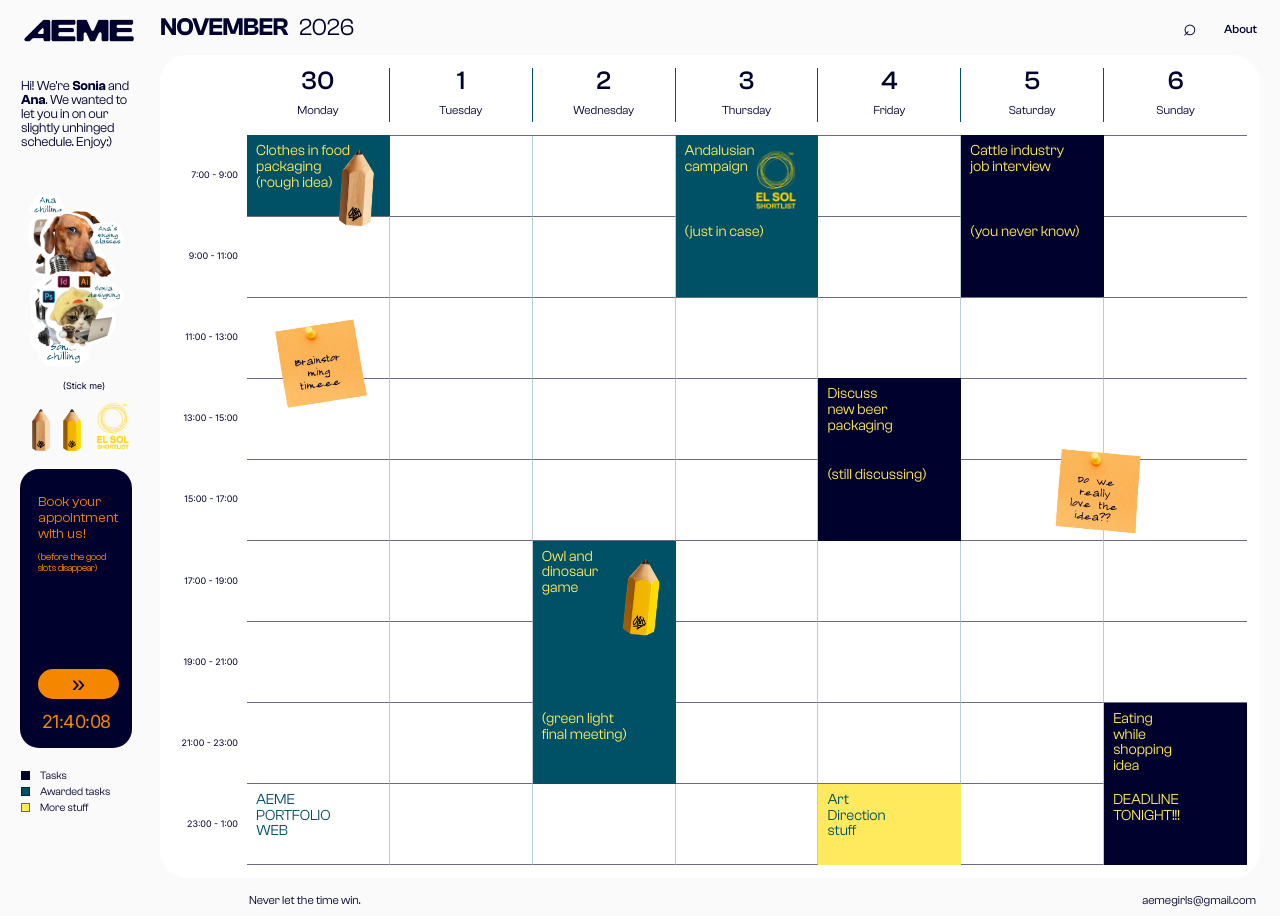
<file: index.html>
<!DOCTYPE html>
<html lang="en">
<head>
  <link rel="icon" type="image/png" href="Assets/Icons/logo para web 2.png">
  <meta charset="UTF-8">
  <meta name="viewport" content="width=device-width, initial-scale=1.0">
  <title>AEME — Creative Calendar</title>
  <link rel="stylesheet" href="CSS/reset.css">
  <link rel="stylesheet" href="CSS/variables.css">
  <link rel="stylesheet" href="CSS/global.css">
  <link rel="stylesheet" href="CSS/base.css">
  <link rel="stylesheet" href="CSS/sidebar.css">
  <link rel="stylesheet" href="CSS/calendar.css">
  <link rel="stylesheet" href="CSS/cards.css">
  <link rel="stylesheet" href="CSS/footer.css">
  <link rel="stylesheet" href="CSS/responsive.css">
  <link rel="stylesheet" href="CSS/search.css">
</head>
<body>
  <div class="page">

    <aside class="sidebar">
      <div class="brand">
        <!--
          LOGO:
          Ahora mismo apunta al logo azul oscuro que ya tenías en Assets/Icons.
          Si quieres usar otra variante de color, cambia solo el nombre del archivo aquí abajo:
          "aeme logo azul oscuro.png" -> "aeme logo naranja.png" / "aeme logo amarillo.png" / "aeme logo azul claro.png"
        -->
        <img class="logo" src="Assets/Icons/aeme%20logo%20azul%20oscuro.png" alt="AEME"
             onerror="this.style.display='none'; this.nextElementSibling.style.display='block';">
        <div class="logoFallback">AEME</div>
      </div>

      <p class="intro">
        Hi! We're <strong>Sonia</strong> and <strong>Ana</strong>.
        We wanted to let you in on our slightly unhinged schedule.
        Enjoy:)

        
      </p>
      <div class="stickerBoard" id="stickerBoard">
        <div class="stickerBoard" id="stickerBoard">

  <!-- stickers -->

</div>

<p class="stickMe">(Stick me)</p>
        
<!-- AQUÍ APARECEN VUESTROS STICKERS -->
  <img
    src="Assets/Images/Ana%20Chill%201.png"
    class="draggableSticker stickerAnaChill"
    alt="Ana chilling"
  >

  <img
    src="Assets/Images/Ana%20Sing%20Class%201.png"
    class="draggableSticker stickerAnaSing"
    alt="Ana singing"
  >

  <img
    src="Assets/Images/Sonia%20Chill%201.png"
    class="draggableSticker stickerSoniaChill"
    alt="Sonia chilling"
  >

  <img
    src="Assets/Images/Sonia%20Art%201.png"
    class="draggableSticker stickerSoniaArt"
    alt="Sonia doing art"
  >
<div class="sidebarMarks">
          <!-- Award/project shortcuts -->
          <a class="markLink pencilLinkOne" href="tex.html" target="_blank" rel="noopener" aria-label="Open Closet Staples">
            <img class="markImage pencilOne" src="Assets/Icons/lapiz-1.webp" alt="Closet Staples"
                 onerror="this.outerHTML='&lt;span class=&quot;pencil pencilOne&quot;&gt;&lt;/span&gt;';">
          </a>
          <a class="markLink pencilLinkTwo" href="duolingo.html" target="_blank" rel="noopener" aria-label="Open 404 Lesson Found">
            <img class="markImage pencilTwo" src="Assets/Icons/lapiz-2.webp" alt="404 Lesson Found"
                 onerror="this.outerHTML='&lt;span class=&quot;pencil pencilTwo&quot;&gt;&lt;/span&gt;';">
          </a>
          <a class="markLink sunLink" href="el-tren-de-la-feria.html" target="_blank" rel="noopener" aria-label="Open El Tren de la Feria">
            <img class="markImage sunMarkImage" src="Assets/Icons/circulo.png" alt="El Sol Shortlist — El Tren de la Feria"
                 onerror="this.outerHTML='&lt;span class=&quot;sunMark&quot;&gt;◯&lt;/span&gt;';">
          </a>
        </div>
</div>

      <div class="sidebarBottom">
        

        <button class="appointment" type="button" id="appointmentButton">
          <span class="appointmentTitle">
            Book your<br>appointment<br>with us!
          </span>

          <span class="appointmentNote">
            (before the good<br>slots disappear)
          </span>

          <span class="appointmentArrow">»</span>

          <span id="clock"></span>
        </button>
        <div class="calendarLegend">
  <div class="legendItem">
    <span class="square navy"></span>
    <span>Tasks</span>
  </div>

  <div class="legendItem">
    <span class="square teal"></span>
    <span>Awarded tasks</span>
  </div>

  <div class="legendItem">
    <span class="square yellow"></span>
    <span>More stuff</span>
  </div>
</div>

      
      </div>
    </aside>

    <main class="main">
      <header class="topbar">
        <div class="dateTitle">
          <span class="month" id="monthLabel">JULY</span>
          <span class="year" id="yearLabel">2026</span>
        </div>

        <nav class="topNav" aria-label="Main navigation">
          <button class="searchButton" type="button" aria-label="Search" title="Search projects">⌕</button>
          <a href="about.html">About</a>
        </nav>
      </header>

      <section class="calendarCard" aria-label="AEME weekly calendar">
        <div class="calendarHeader">
          <div class="timeHeader"></div>
          <div class="dayHeaders" id="dayHeaders"></div>
        </div>

        <div class="calendarBody">
          <div class="timeColumn" id="timeColumn"></div>
          <div class="daysArea" id="daysArea"></div>
          <div class="eventsLayer" id="eventsLayer" aria-live="polite"></div>
          <div class="decorLayer" id="decorLayer" aria-hidden="true"></div>
        </div>
      </section>

      <footer class="footer">
        <span>Never let the time win.</span>
        <span>aemegirls@gmail.com</span>
      </footer>
    </main>
    
  </div>

  <!-- IMPORTANTE: este orden importa. data.js primero, app.js siempre el último. -->
  <script src="JS/data.js"></script>
  <script src="JS/calendar.js"></script>
  <script src="JS/events.js"></script>
  <script src="JS/clock.js"></script>
  <script src="JS/app.js"></script>
  <script src="JS/search.js"></script>
  <script src="JS/stickers.js"></script>
</body>
</html>
</file>
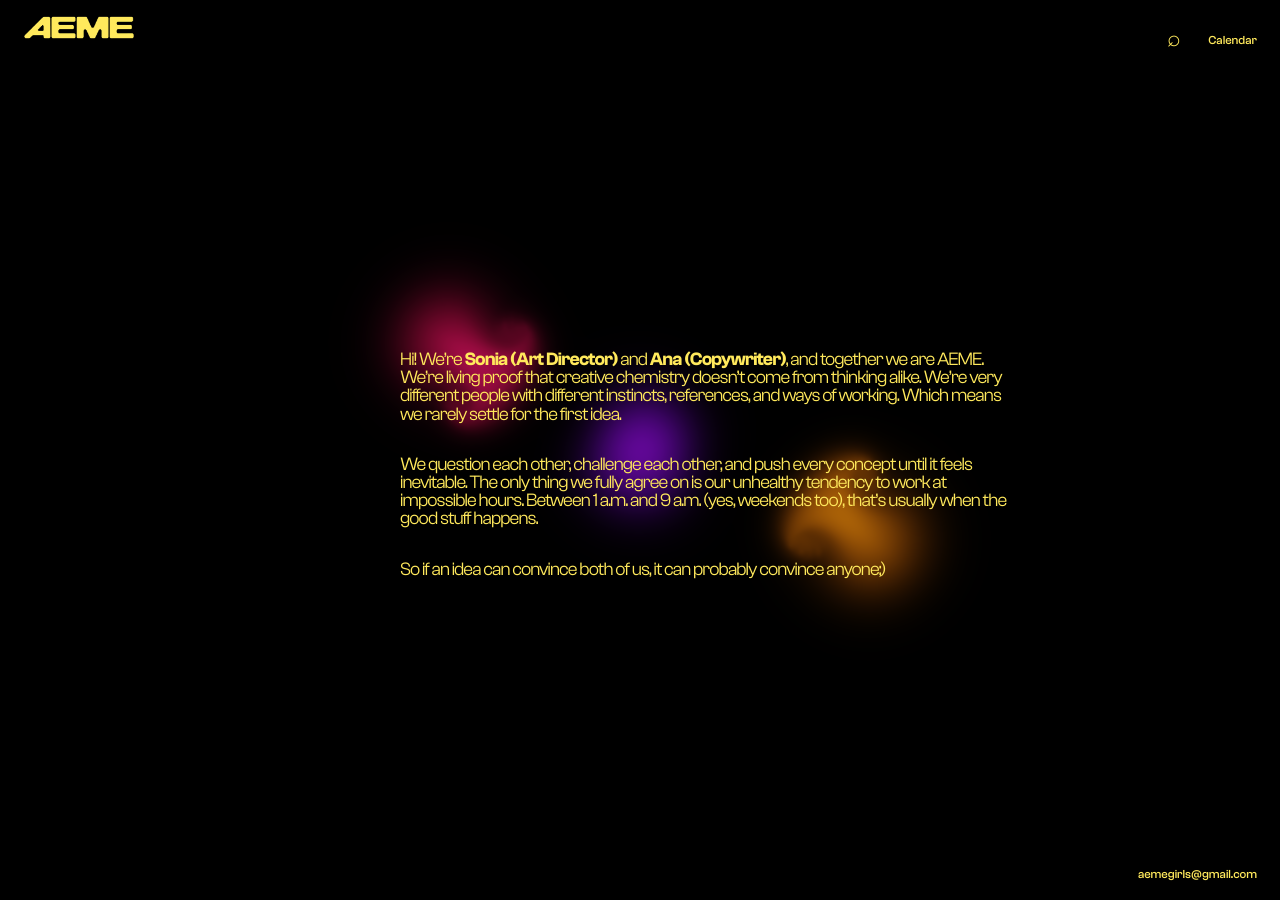
<file: about.html>
<!DOCTYPE html>
<html lang="en">
<head>
  <link rel="icon" type="image/png" href="Assets/Icons/logo para web 2.png">
  <meta charset="UTF-8">
  <meta name="viewport" content="width=device-width, initial-scale=1.0">
  <title>AEME — About</title>
  <link rel="stylesheet" href="CSS/reset.css">
  <link rel="stylesheet" href="CSS/variables.css">
  <link rel="stylesheet" href="CSS/global.css">
  <link rel="stylesheet" href="CSS/base.css">
  <link rel="stylesheet" href="CSS/about.css">
  <link rel="stylesheet" href="CSS/search.css">
</head>
<body>

  <section class="aboutPage" id="about">
    <canvas class="aboutFluid" id="aboutFluid" aria-hidden="true"></canvas>

    <div class="aboutFrame">
    <header class="aboutHeader">
      <div class="aboutBrand">
        <a href="index.html" aria-label="AEME home">
          <img class="aboutLogo"
               src="Assets/Icons/aeme%20logo%20amarillo.png"
               alt="AEME">
        </a>
      </div>

      <nav class="aboutNav" aria-label="Main navigation">
        <button class="aboutSearchButton" type="button" aria-label="Search" title="Search projects">⌕</button>
        <a href="index.html">Calendar</a>
      </nav>
    </header>

    <main class="aboutMain">
      <div class="aboutCollage" id="anaAboutCollage" aria-hidden="true">
        <img
          class="aboutAnaImage"
          src="Assets/Images/Ana%201%20About.png"
          alt=""
        >
      </div>
      <div class="aboutCollageTwo" id="soniaAboutCollage" aria-hidden="true">
        <img
          class="aboutSoniaImage"
          src="Assets/Images/Sonia 1 About.png"
          alt=""
        >
      </div>

      <div class="aboutCopy">
        <div class="aboutFloat">
        <p class="aboutLine">
          Hi! We’re <strong class="aboutNameTrigger" data-about-image="soniaAboutCollage" tabindex="0">Sonia (Art Director)</strong> and <strong class="aboutNameTrigger" data-about-image="anaAboutCollage" tabindex="0">Ana (Copywriter)</strong>,
          and together we are AEME. We’re living proof that creative chemistry doesn’t come
          from thinking alike. We’re very different people with different instincts,
          references, and ways of working. Which means we rarely settle for the first idea.
        </p>

        <p class="aboutLine">
          We question each other, challenge each other, and push every concept until it feels
          inevitable. The only thing we fully agree on is our unhealthy tendency to work at
          impossible hours. Between 1 a.m. and 9 a.m. (yes, weekends too), that’s usually when
          the good stuff happens.
        </p>

        <p class="aboutLine">
          So if an idea can convince both of us, it can probably convince anyone;)
        </p>
        </div>
      </div>
    </main>

    <footer class="aboutFooter">
      <a class="aboutEmail" href="mailto:aemegirls@gmail.com">aemegirls@gmail.com</a>
    </footer>
    </div>
  </section>

  <script src="JS/data.js"></script>
  <script src="JS/fluid.js"></script>
  <script src="JS/search.js"></script>
  <script src="JS/about-hover.js"></script>
</body>
</html>
</file>
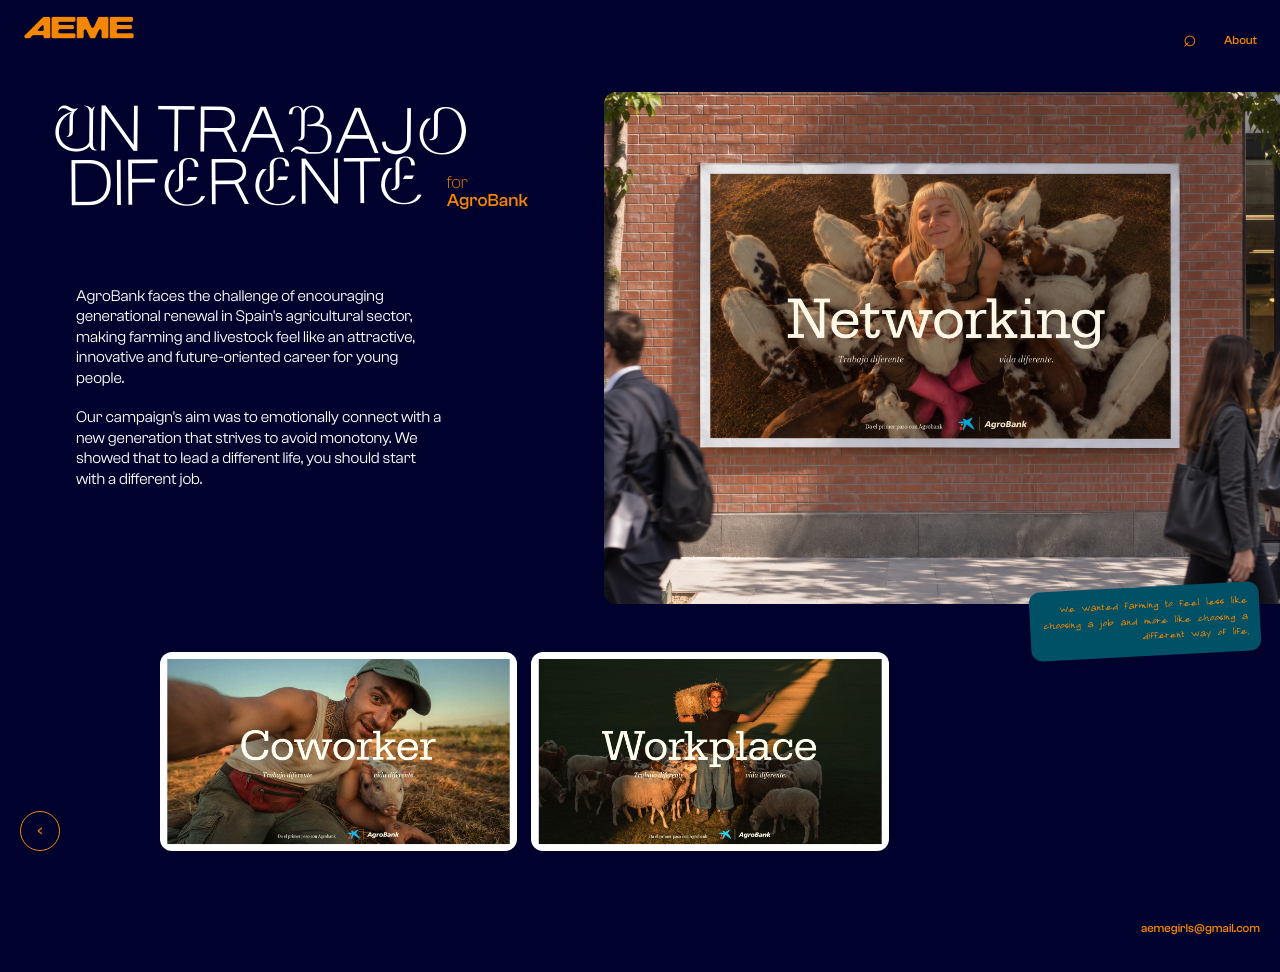
<file: agrobank.html>
<!DOCTYPE html>
<html lang="en">
<head>
  <link rel="icon" type="image/png" href="Assets/Icons/logo para web 2.png">
  <meta charset="UTF-8">
  <meta name="viewport" content="width=device-width, initial-scale=1.0">

  <title>AEME — Un trabajo diferente</title>

  <link rel="stylesheet" href="CSS/reset.css">
  <link rel="stylesheet" href="CSS/variables.css">
  <link rel="stylesheet" href="CSS/global.css">
  <link rel="stylesheet" href="CSS/project.css">
  <link rel="stylesheet" href="CSS/search.css">

  <!-- ESTILOS ESPECÍFICOS DE AGROBANK -->
  <link rel="stylesheet" href="CSS/agrobank.css">
</head>

<body>

<section class="projectPage agrobankPage">

  <div class="projectFrame">

    <!-- ================= HEADER ================= -->

    <header class="projectHeader">

      <div class="projectBrand">
        <a href="index.html" aria-label="AEME home">
          <img
            class="projectLogo"
            src="Assets/Icons/aeme%20logo%20naranja.png"
            alt="AEME"
          >
        </a>
      </div>

      <nav class="projectNav" aria-label="Main navigation">

        <button
          class="projectSearchButton"
          type="button"
          aria-label="Search"
          title="Search"
        >
          ⌕
        </button>

        <a href="about.html">About</a>

      </nav>

    </header>


    <main>

      <!-- ================= HERO ================= -->

      <section class="projectHero agroHero">

        <div class="projectTitleBlock">

          <div class="projectStampStack">

            <span class="projectStamp lineOne">
              Un trabajo
            </span>

            <span class="projectStamp lineTwo">
              diferente
            </span>

          </div>


          <p class="projectHandwritten">

            <span class="projectSubtitleLight">
              for
            </span>

            <br>

            <span class="projectSubtitleMedium">
              AgroBank
            </span>

          </p>

        </div>

      </section>


      <!-- ================= BODY ================= -->

      <section class="projectBody agroBody">

        <div class="projectCopy">

          <!-- COPY -->

          <div class="projectText agroText">

            <p>
              AgroBank faces the challenge of encouraging generational
              renewal in Spain's agricultural sector, making farming and
              livestock feel like an attractive, innovative and
              future-oriented career for young people.
            </p>

            <p>
              Our campaign's aim was to emotionally connect with a new
              generation that strives to avoid monotony. We showed that
              to lead a different life, you should start with a different job.
            </p>

          </div>


          <!-- PIEZA PRINCIPAL -->

          <div class="agroMainPiece">

           

            <!--
              CAMBIA ESTA IMAGEN POR EL PRINT PRINCIPAL DE AGROBANK
            -->

            <button
              class="galleryThumb agroMainImage"
              type="button"
              aria-label="View AgroBank campaign print larger"
            >

              <img
                src="Assets/Images/Agrobank-1.jpeg"
                alt="AgroBank Un trabajo diferente campaign print"
              >

            </button>

          </div>

        </div>

      </section>


      <!-- ================= PRINTS ================= -->

      <section class="projectGallery agroGallery">

        <!-- BACK -->

        <a
          class="projectBackLink"
          href="index.html"
          aria-label="Back to calendar"
        >
          ‹
        </a>


        <div class="projectGalleryRow agroPrintGrid">

          <!-- PRINT 1 -->

          <button
            class="galleryThumb"
            type="button"
            aria-label="View AgroBank print 1 larger"
          >

            <img
              src="Assets/Images/Agrobank-2.jpg"
              alt="AgroBank campaign print 1"
            >

          </button>


          <!-- PRINT 2 -->

          <button
            class="galleryThumb"
            type="button"
            aria-label="View AgroBank print 2 larger"
          >

            <img
              src="Assets/Images/Agrobank-3.jpg"
              alt="AgroBank campaign print 2"
            >

          </button>


          <!-- PRINT 3 -->

          <div class="galleryThumb agroVideoThumb">

  <video
    autoplay
    muted
    loop
    playsinline
    preload="auto"
  >
    <source
      src="Assets/Images/agrobank-video.mp4"
      type="video/mp4"
    >
  </video>

</div>


          <!-- COMMENT -->

          <span class="projectComment agroComment">
            We wanted farming to feel less like choosing a job
            and more like choosing a different way of life.
          </span>

        </div>

      </section>


      <!-- ================= SPOT PROPOSAL ================= -->

     
        <!--
          AQUÍ PUEDES PONER:

          1. una imagen del storyboard
          2. un frame / key visual
          3. una imagen del tratamiento
          4. varias imágenes de la propuesta

          No utilizamos YouTube porque el spot no está producido.
        -->


      


    </main>


    <!-- ================= FOOTER ================= -->

    <footer class="projectFooter">

      <a
        class="projectEmail"
        href="mailto:aemegirls@gmail.com"
      >
        aemegirls@gmail.com
      </a>

    </footer>

  </div>

</section>


<!-- IMPORTANTE:
     NO cargamos project-video.js porque AgroBank NO tiene YouTube.
-->

<script src="JS/project-gallery.js"></script>
<script src="JS/search.js"></script>

</body>
</html>
</file>
<file: CSS/variables.css>
:root {
  --background: #FAFAFA;
  --navy: #00012D;
  --teal: #005066;
  --orange: #F58600;
  --yellow: #FFE95C;
  --pink: #FF5AA5;
  --white: #FFFFFF;
  --grey: #c0c0c0;

  --page-max: 1439px;
  --page-pad: 20px;
  --sidebar-width: 128px;
  --column-gap: 12px;

  --card-radius: 27px;
  --grid-line: rgba(0, 1, 45, 0.58);

  --radius-calendar: 31px;
  --radius-button: 25px;

  --clash: "Clash Grotesk", Arial, sans-serif;
  --inter: "Inter", Arial, sans-serif;
  --long-cang: "Long Cang", cursive;
}
</file>
<file: CSS/global.css>
/*
  ARREGLADO: antes apuntaba a archivos .otf que no existen
  (ClashGrotesk-Regular.otf, Inter-Regular.ttf...).
  Ahora apunta a los .ttf reales que están dentro de /Fonts.
  Si en el futuro cambias el nombre de un archivo de fuente,
  solo tienes que actualizar la ruta correspondiente aquí abajo.
*/

@font-face {
  font-family: "Clash Grotesk";
  src: url("../Fonts/ClashGrotesk-Extralight.ttf") format("truetype");
  font-weight: 200;
  font-style: normal;
  font-display: swap;
}

@font-face {
  font-family: "Clash Grotesk";
  src: url("../Fonts/ClashGrotesk-Light.ttf") format("truetype");
  font-weight: 300;
  font-style: normal;
  font-display: swap;
}

@font-face {
  font-family: "Clash Grotesk";
  src: url("../Fonts/ClashGrotesk-Regular.ttf") format("truetype");
  font-weight: 400;
  font-style: normal;
  font-display: swap;
}

@font-face {
  font-family: "Clash Grotesk";
  src: url("../Fonts/ClashGrotesk-Medium.ttf") format("truetype");
  font-weight: 500;
  font-style: normal;
  font-display: swap;
}

@font-face {
  font-family: "Clash Grotesk";
  src: url("../Fonts/ClashGrotesk-Semibold.ttf") format("truetype");
  font-weight: 600;
  font-style: normal;
  font-display: swap;
}

@font-face {
  font-family: "Clash Grotesk";
  src: url("../Fonts/ClashGrotesk-Bold.ttf") format("truetype");
  font-weight: 700;
  font-style: normal;
  font-display: swap;
}

@font-face {
  font-family: "Inter";
  src: url("../Fonts/Inter_18pt-Light.ttf") format("truetype");
  font-weight: 300;
  font-style: normal;
  font-display: swap;
}

@font-face {
  font-family: "Inter";
  src: url("../Fonts/Inter_18pt-Regular.ttf") format("truetype");
  font-weight: 400;
  font-style: normal;
  font-display: swap;
}

@font-face {
  font-family: "Inter";
  src: url("../Fonts/Inter_18pt-Medium.ttf") format("truetype");
  font-weight: 500;
  font-style: normal;
  font-display: swap;
}

@font-face {
  font-family: "Long Cang";
  src: url("../Fonts/LongCang-Regular.ttf") format("truetype");
  font-weight: 400;
  font-style: normal;
  font-display: swap;
}

body {
  background: var(--background);
  color: var(--navy);
  font-family: var(--clash);
  -webkit-font-smoothing: antialiased;
  text-rendering: geometricPrecision;
}
</file>
<file: CSS/base.css>
body {
  min-width: 320px;
}

.page {
  width: 100%;
  max-width: var(--page-max);
  min-height: 100vh;
  margin: 0 auto;
  padding: 9px 20px 10px;
  display: grid;
  grid-template-columns: var(--sidebar-width) minmax(0, 1fr);
  column-gap: var(--column-gap);
}

.main {
  min-width: 0;
  display: flex;
  flex-direction: column;
}

.brand {
  height: 46px;
  display: flex;
  align-items: flex-start;
  padding-top: 2px;
}

.logo {
  width: 118px;
  height: auto;
  object-fit: contain;
  object-position: left top;
}

.logoFallback {
  display: none;
  font-family: var(--clash);
  font-size: 30px;
  line-height: 1;
  font-weight: 700;
  letter-spacing: -1.5px;
}

.topbar {
  height: 46px;
  display: flex;
  align-items: flex-start;
  justify-content: space-between;
  padding: 7px 3px 0 0;
}

.dateTitle {
  display: flex;
  align-items: baseline;
  gap: 11px;
  line-height: 1;
}

.month {
  font-size: 25px;
  font-weight: 600;
  letter-spacing: -0.8px;
}

.year {
  font-size: 24px;
  font-weight: 400;
  letter-spacing: -0.6px;
}

.topNav {
  display: flex;
  align-items: center;
  gap: 27px;
  padding-top: 2px;
  font-size: 12px;
  font-weight: 500;
}

.topNav a,
.searchButton {
  color: var(--navy);
}

.searchButton {
  padding: 0;
  background: transparent;
  font-size: 23px;
  line-height: 1;
  cursor: pointer;
  transform: translateY(-1px);
}
</file>
<file: CSS/sidebar.css>
.sidebar {
  min-width: 0;
  display: flex;
  flex-direction: column;
  padding-top: 8px;
}

.intro {
  width: 119px;
  margin: 17px 0 0 1px;
  font-size: 13.5px;
  line-height: 1.03;
  letter-spacing: -0.15px;
}

.sidebarBottom {
  margin-top: 95px;
  padding-bottom: 0;
}
.legend {
  display: flex;
  flex-direction: column;
  gap: 5px;
  margin: 0 0 20px 1px;
}

.legendItem {
  display: flex;
  align-items: center;
  gap: 14px;
  font-size: 12px;
  line-height: 1;
}

.square {
  width: 11px;
  height: 11px;
  flex: 0 0 11px;
  border: 1px solid rgba(0, 1, 45, 0.55);
}

.pink {
  background: var(--pink);
}

.yellow {
  background: var(--yellow);
}

.teal {
  background: var(--teal);
}

.appointment {
  width: 112px;
  height: 279px;
  border-radius: 19px;
  background: var(--navy);
  color: var(--orange);
  padding: 25px 18px 17px;
  text-align: left;
  display: flex;
  flex-direction: column;
  align-items: flex-start;
  cursor: pointer;
  transition: transform 180ms ease;
}

.appointment:hover {
  transform: translateY(-2px);
}

.appointmentTitle {
  font-size: 14.5px;
  line-height: 1.08;
}

.appointmentNote {
  margin-top: 11px;
  font-size: 10px;
  line-height: 1.08;
}

.appointmentArrow {
  width: 81px;
  height: 30px;
  margin-top: auto;
  border-radius: 20px;
  background: var(--orange);
  color: var(--navy);
  display: flex;
  align-items: center;
  justify-content: center;
  font-family: Arial, sans-serif;
  font-size: 24px;
  line-height: 1;
}

#clock {
  width: 100%;
  margin-top: 14px;
  text-align: center;
  color: var(--orange);
  font-family: var(--inter);
  font-size: 18px;
  line-height: 1;
  letter-spacing: -0.5px;
}

.sidebarMarks {
  position: relative;
  height: 51px;
  margin-top: 11px;
}

.markLink {
  position: absolute;
  display: block;
  bottom: 0;
  cursor: pointer;
  z-index: 2;
}

.markImage {
  position: absolute;
  bottom: 0;
  display: block;
}

.markLink.pencilLinkOne {
  left: 0px;
  width: 42px;
  height: 42px;
  top: 3px;
}
.markImage.pencilOne {
  left: 0px;
  width: 42px;
  height: auto;
  top: 3px;
}
.markLink.pencilLinkOne:hover .pencilOne {
  transform: translateY(-2px);
}

.markLink.pencilLinkTwo {
  left: 28px;
  width: 42px;
  height: 42px;
  top: 3px;
}
.markImage.pencilTwo {
  left: 3px;
  width: 42px;
  height: auto;
  top: 3px;
}
.markLink.pencilLinkTwo:hover .pencilTwo {
  transform: translateY(-2px);
}

.markLink.sunLink {
  left: 63px;
  width: 56px;
  height: 51px;
}
.markImage.sunMarkImage {
  left: 2px;
  width: 56px;
  height: auto;
}
.markLink.sunLink:hover .sunMarkImage {
  transform: translateY(-2px);
}

.pencil {
  position: absolute;
  bottom: 0;
  width: 9px;
  height: 34px;
  border: 1px solid var(--navy);
  transform: rotate(-6deg);
  border-radius: 3px 3px 1px 1px;
}

.pencil::before {
  content: "";
  position: absolute;
  left: -1px;
  top: -6px;
  width: 9px;
  height: 8px;
  background: var(--orange);
  clip-path: polygon(50% 0, 100% 100%, 0 100%);
}

.pencilOne {
  left: 18px;
}

.pencilTwo {
  left: 45px;
}

.sunMark {
  position: absolute;
  left: 73px;
  bottom: 2px;
  font-size: 26px;
  color: var(--yellow);
}
/* =========================
   DRAGGABLE STICKERS
========================= */

.stickerBoard {
  position: relative;
  width: 100%;
  height: 210px;
  margin-top: 15px;
  overflow: visible;
}
.stickMe {
  font-family: var(--inter);
  font-size: 9px;
  color: var(--navy);
  margin: -8px 0 0 0;
  text-align: center;
}

/* Todos los stickers */


.draggableSticker {
  position: absolute;
  cursor: grab;
  user-select: none;
  -webkit-user-drag: none;
  touch-action: none;
  z-index: 50;
}

/* Efecto hover */

.draggableSticker:hover {
  filter: drop-shadow(0 5px 8px rgba(0, 1, 45, 0.2));
}

/* Mientras lo estás arrastrando */

.draggableSticker.draggingSticker {
  cursor: grabbing;

  filter: drop-shadow(0 10px 15px rgba(0, 1, 45, 0.3));

  z-index: 100;
}
/* POSICIÓN INICIAL DE CADA STICKER */

.stickerAnaChill {
  left: 5px;
  top: 27px;
  width: 85px;
}

.stickerAnaSing {
  left: 18px;
  top: 45px;
  width: 89px;
}

.stickerSoniaChill {
  left: 5px;
  top: 105px;
  width: 77px;
}

.stickerSoniaArt {
  left: 18px;
  top: 105px;
  width: 89px;
}
.calendarLegend {
  display: flex;
  flex-direction: column;
  gap: 5px;
  margin-top: 22px;
  margin-left: 1px;
}

.calendarLegend .legendItem {
  display: flex;
  align-items: center;
  gap: 10px;
  font-size: 11px;
  line-height: 1;
}

.calendarLegend .square {
  width: 9px;
  height: 9px;
  flex: 0 0 9px;
}

.calendarLegend .navy {
  background: var(--navy);
}
</file>
<file: CSS/calendar.css>
.calendarCard {
  position: relative;
  height: calc(100vh - 77px);
  min-height: 690px;
  max-height: 1010px;
  overflow: hidden;
  background: var(--white);
  border-radius: var(--card-radius);
  display: flex;
  flex-direction: column;
}

.calendarHeader {
  height: 80px;
  flex: 0 0 80px;
  display: grid;
  grid-template-columns: 74px minmax(0, 1fr);
  padding: 13px 13px 0 13px;
}

.dayHeaders {
  display: grid;
  grid-template-columns: repeat(7, minmax(0, 1fr));
}

.dayHeader {
  height: 54px;
  border-right: 1px solid var(--teal);
  display: flex;
  flex-direction: column;
  align-items: center;
  justify-content: flex-start;
}

.dayHeader:last-child {
  border-right: 0;
}

.dayNumber {
  font-size: 26px;
  line-height: 1;
  font-weight: 500;
  margin-bottom: 4px;
}

.dayName {
  font-size: 12px;
  margin-top: 5px;
  color: var(--navy);
  font-weight: 400;
}

.calendarBody {
  position: relative;
  flex: 1;
  min-height: 0;
  display: grid;
  grid-template-columns: 74px minmax(0, 1fr);
  padding: 0 13px 13px;
}

.timeColumn {
  display: grid;
  grid-template-rows: repeat(9, minmax(0, 1fr));
}

.timeSlot {
  display: flex;
  align-items: center;
  justify-content: flex-end;
  padding-right: 9px;
  font-family: var(--inter);
  font-size: 9px;
  white-space: nowrap;
}

.daysArea {
  position: relative;
  display: grid;
  grid-template-columns: repeat(7, minmax(0, 1fr));
  grid-template-rows: repeat(9, minmax(0, 1fr));
  border-top: 1px solid var(--grid-line);
}

.gridCell {
  min-width: 0;
  border-right: 1px solid rgba(0, 80, 102, 0.28);
  border-bottom: 1px solid var(--grid-line);
}

.gridCell:nth-child(7n) {
  border-right: 0;
}

.eventsLayer {
  position: absolute;
  left: 87px;
  right: 13px;
  top: 0;
  bottom: 13px;
  pointer-events: none;
}

.decorLayer {
  position: absolute;
  left: 87px;
  right: 13px;
  top: 0;
  bottom: 13px;
  pointer-events: none;
  z-index: 6;
}

.event {
  position: absolute;
  overflow: visible;
  display: flex;
  align-items: flex-start;
  justify-content: flex-start;
  padding: 8px 9px;
  color: var(--yellow);
  background: var(--teal);
  font-family: var(--clash);
  font-size: 12px;
  line-height: 1.05;
  pointer-events: auto;
  transition: transform 160ms ease, box-shadow 160ms ease;
}

/* Hover: solo las tarjetas que llevan a otra sección (event.link en data.js).
   Sin cambio de brillo: solo se levanta un poco y hace sombra. La imagen
   del proyecto NO vive dentro de esta tarjeta (ver .eventImageWrap más
   abajo), así que nunca se mueve ni se ve afectada por este hover. */
.event.isLink {
  cursor: pointer;
}

.event.isLink:hover {
  transform: translateY(-4px) scale(1.03);
  box-shadow: 0 10px 22px rgba(0, 1, 45, 0.28);
  z-index: 10;
}

/*
  ARREGLADO: el JS aplica las clases "yellow" y "navy" (event.type),
  pero antes el CSS buscaba ".yellowEvent" / ".navyEvent" / ".orangeEvent",
  así que esos colores nunca se aplicaban. Ahora coinciden.
*/
.event.yellow {
  background: var(--yellow);
  color: var(--teal);
}

.event.orange {
  background: var(--orange);
  color: var(--navy);
}

.event.navy {
  background: var(--navy);
  color: var(--yellow);
  
}
.event.light-gray {
  background: none;
  color: var(--teal);
  transition: background-color 0.2s ease;
}

.event.light-gray:hover {
  background: var(--yellow);
  color: #001A3D;
}

/*
  Capa de imágenes de proyecto: independiente de las tarjetas.
  Se dibuja SIEMPRE por encima (z-index alto y fijo) y con
  pointer-events:none, así los clics le "atraviesan" y llegan a la
  tarjeta de debajo (el link), pero visualmente la imagen nunca se
  mueve ni cambia de brillo al pasar el ratón.
*/
.eventImageWrap {
  position: absolute;
  pointer-events: none;
  overflow: visible;
  z-index: 15;
  display: block;
  transition: transform 220ms cubic-bezier(.2,.8,.2,1), filter 220ms ease;
  transform-origin: center center;
}

.eventImageWrap.isLink {
  pointer-events: auto;
  cursor: pointer;
}

.eventImageWrap.isLink:hover {
  transform: translateY(-5px) scale(1.10) rotate(-1deg);
  filter: drop-shadow(0 9px 7px rgba(0,1,45,.20));
  z-index: 30;
}

.eventImage {
  position: absolute;
  pointer-events: none;
  object-fit: contain;
  max-width: none;
}


/* Post-its decorativos (los cuadraditos naranjas "pegados" del diseño de Framer) */
.postit {
  position: absolute;
  width: 88px;
  height: 68px;
  background: var(--orange);
  box-shadow: 2px 4px 10px rgba(0, 1, 45, 0.18);
  pointer-events: none;
}

.postit::before {
  content: "";
  position: absolute;
  top: -5px;
  left: 50%;
  width: 19px;
  height: 19px;
  margin-left: -4.5px;
  border-radius: 50%;
  background: var(--navy);
}

.postitImage {
  position: absolute;
  pointer-events: none;
  z-index: 6;
}

@media (min-width: 1100px) {
  .event {
    font-size: 15px;
  }
}

.event.searchHit{
  outline:3px solid var(--yellow);
  outline-offset:3px;
  transform:scale(1.025);
  transition:transform .2s ease, outline-color .2s ease;
  z-index:20;
}

/* Every colored project cell is a real link and reacts as a whole cell. */
.event.isLink {
  cursor: pointer;
  text-decoration: none;
}

.event.isLink:focus-visible {
  outline: 3px solid var(--yellow);
  outline-offset: -3px;
  z-index: 40;
}


/* Saturday project and any future project without a page yet: same hover feedback. */
.event.isHover { cursor: pointer; }
.event.isHover:hover { transform: translateY(-4px) scale(1.03); box-shadow: 0 10px 22px rgba(0,1,45,.28); z-index: 10; }

/* Interactive post-its: same original size/image, +5px, with handwritten comments. */
.decorLayer { pointer-events: none; }
.postitDraggable {
  position: absolute;
  z-index: 20;
  aspect-ratio: 1 / 1;
  pointer-events: auto;
  cursor: grab;
  touch-action: none;
  user-select: none;
}
.postitDraggable:hover { cursor: grab; }
.postitDraggable.dragging { cursor: grabbing; z-index: 50; }
.postitDraggable .postitImage {
  position: absolute;
  inset: 0;
  width: 100%;
  height: 100%;
  pointer-events: none;
}
.postitDraggable.postitFallback { background: var(--orange); box-shadow: 2px 4px 10px rgba(0,1,45,.18); }
.postitDraggable.postitFallback::before { content:""; position:absolute; top:-5px; left:50%; width:19px; height:19px; margin-left:-4.5px; border-radius:50%; background:var(--navy); }
.postitComment {
  position: absolute;
  inset: 16% 10% 14%;
  z-index: 2;
  display: flex;
  align-items: center;
  justify-content: center;
  width: auto;
  height: auto;
  margin: 0;
  padding: 0;
  overflow: hidden;
  text-align: center;
  color: var(--navy);
  font-family: var(--long-cang);
  font-size: 17px;
  line-height: 1;
  overflow-wrap: anywhere;
  pointer-events: none;
}
.postitDraggable { overflow: hidden; }


/* Fix the transparent padding inside postit.png so the handwritten text sits ON the visible sticky note. */
.postitDraggable .postitImage {
  width: 105%;
  height: auto;
  max-width: none;
  left: -35.5%;
  top: -27%;
  inset: auto;
}
.postitDraggable .postitComment {
  inset: 40% 30% 15%;

  z-index: 10;

  font-size: 15px;
  line-height: 0.8;

  transform: translate(3px, -10px);
}


/* AEME PORTFOLIO WEB: clicking celebrates instead of opening About. */
.event.isConfetti {
  cursor: pointer;
}

.event.isConfetti:focus-visible {
  outline: 3px solid var(--yellow);
  outline-offset: -3px;
}

.confettiPiece {
  position: fixed;
  z-index: 9999;
  pointer-events: none;
  transform: translate(-50%, -50%);
  animation-name: aemeConfetti;
  animation-timing-function: cubic-bezier(.15,.75,.35,1);
  animation-fill-mode: forwards;
  will-change: transform, opacity;
}

@keyframes aemeConfetti {
  0% {
    opacity: 1;
    transform: translate(-50%, -50%) rotate(0deg);
  }
  70% {
    opacity: 1;
  }
  100% {
    opacity: 0;
    transform:
      translate(
        calc(-50% + var(--confetti-x)),
        calc(-50% + var(--confetti-y))
      )
      rotate(var(--confetti-rotation));
  }
}

@media (prefers-reduced-motion: reduce) {
  .confettiPiece {
    animation-duration: 1ms !important;
  }
}
</file>
<file: CSS/cards.css>
.eventText {
  max-width: 100%;
  white-space: pre-line;
}

.eventImage {
  max-width: none;
}
</file>
<file: CSS/footer.css>
.footer {
  height: 28px;
  display: flex;
  align-items: flex-end;
  justify-content: space-between;
  padding: 6px 4px 0 89px;
  font-size: 12px;
  line-height: 1;
}
</file>
<file: CSS/responsive.css>
@media (max-width: 900px) {
  .page {
    grid-template-columns: 115px minmax(0, 1fr);
    column-gap: 10px;
    padding-left: 12px;
    padding-right: 12px;
  }

  .intro {
    width: 100px;
    font-size: 10px;
  }

  .appointment {
    width: 103px;
  }

  .calendarHeader,
  .calendarBody {
    grid-template-columns: 60px minmax(0, 1fr);
  }

  .eventsLayer,
  .decorLayer {
    left: 73px;
  }
}

@media (max-width: 650px) {
  .page {
    display: block;
    padding: 10px;
  }

  .sidebar {
    display: grid;
    grid-template-columns: 1fr auto;
    grid-template-rows: auto auto;
    gap: 10px;
    padding: 0 0 12px;
  }

  .brand {
    grid-column: 1;
  }

  .intro {
    grid-column: 1;
    margin: 0;
  }

  .sidebarBottom {
    grid-column: 2;
    grid-row: 1 / span 2;
    margin: 0;
  }

  .legend,
  .sidebarMarks {
    display: none;
  }

  .appointment {
    height: 130px;
  }

  .clock {
    display: none;
  }

  .topbar {
    height: 42px;
  }

  .calendarCard {
    min-height: 620px;
    height: calc(100vh - 180px);
  }

  .calendarHeader,
  .calendarBody {
    grid-template-columns: 48px minmax(0, 1fr);
  }

  .timeSlot {
    font-size: 7px;
    padding-right: 5px;
  }

  .dayNumber {
    font-size: 14px;
  }

  .dayName {
    font-size: 7px;
  }

  .eventsLayer,
  .decorLayer {
    left: 61px;
  }

  .footer {
    padding-left: 55px;
  }
}
</file>
<file: CSS/search.css>
/* Shared project search */
.searchOverlay { position:fixed; inset:0; z-index:1000; display:flex; align-items:flex-start; justify-content:center; padding-top:88px; background:rgba(0,0,0,.18); backdrop-filter:blur(4px); opacity:0; visibility:hidden; pointer-events:none; transition:opacity .18s ease, visibility .18s ease; }
.searchOverlay.isOpen { opacity:1; visibility:visible; pointer-events:auto; }
.searchPanel { width:min(560px,calc(100vw - 40px)); background:var(--yellow); color:var(--navy); padding:20px; position:relative; box-shadow:0 12px 50px rgba(0,0,0,.25); }
.searchClose { position:absolute; right:14px; top:10px; border:0; background:none; font:inherit; font-size:22px; color:var(--navy); cursor:pointer; }
.searchLabel { display:block; font-size:11px; margin-bottom:8px; text-transform:uppercase; }
.projectSearch { width:100%; box-sizing:border-box; border:0; border-bottom:1px solid var(--navy); background:transparent; color:var(--navy); font:inherit; font-size:22px; padding:5px 0 8px; outline:none; }
.projectSearch::placeholder { color:rgba(0,35,48,.48); }
.searchResults { margin-top:14px; max-height:55vh; overflow:auto; }
.searchResult { display:flex; justify-content:space-between; gap:20px; width:100%; box-sizing:border-box; background:transparent; color:var(--navy); text-align:left; text-decoration:none; font:inherit; padding:10px 0; cursor:pointer; border:0; border-bottom:1px solid rgba(0,35,48,.16); transition:padding-left .16s ease; }
.searchResult:hover { padding-left:6px; }
.searchResultMeta { opacity:.55; font-size:11px; white-space:nowrap; }
.searchEmpty { font-size:13px; opacity:.65; padding:12px 0; }
@media(max-width:650px){ .searchOverlay{padding-top:70px;} .searchPanel{width:calc(100vw - 28px);padding:16px;} .projectSearch{font-size:19px;} }
</file>
<file: CSS/about.css>
/* ABOUT — same spacing / typography system as Home */
.aboutPage {
  width: 100vw;
  max-width: none;
  min-height: 100vh;
  margin: 0;
  padding: 0;
  position: relative;
  overflow: hidden;
  background: #08000b;
  color: var(--yellow);
  isolation: isolate;
}

.aboutPage::before {
  content: "";
  position: fixed;
  inset: 0;
  z-index: -2;
  background: #08000b;
}

.aboutFluidFallback{
  position:fixed;
  inset:0;
  z-index:-2;
  overflow:hidden;
  pointer-events:none;
  background:#08000b;
}
.aboutFluidFallback .fluidBlob{
  position:absolute;
  width:58vmax;
  height:58vmax;
  border-radius:46% 54% 62% 38% / 52% 44% 56% 48%;
  filter:blur(42px) saturate(1.35);
  opacity:.82;
  mix-blend-mode:screen;
  transform:translate3d(-50%,-50%,0);
  will-change:transform;
}
.aboutFluidFallback .fluidBlob.one{
  background:radial-gradient(circle at 58% 44%, #ff007d 0 12%, #7c00ff 34%, rgba(50,0,180,.4) 58%, transparent 74%);
}
.aboutFluidFallback .fluidBlob.two{
  background:radial-gradient(circle at 45% 50%, #ff2b00 0 13%, #ff7a00 32%, #ff005e 54%, transparent 74%);
}
.aboutFluidFallback .fluidBlob.three{
  background:radial-gradient(circle at 50% 50%, #6c00ff 0 14%, #bb00ff 36%, rgba(255,0,100,.38) 55%, transparent 74%);
}

.aboutFluid {
  position: fixed;
  inset: 0;
  width: 100%;
  height: 100%;
  display: block;
  z-index: -1;
  background: transparent;
}



.aboutFrame {
  width: 100%;
  max-width: var(--page-max);
  min-height: 100vh;
  margin: 0 auto;
  padding: 9px var(--page-pad) 10px;
  position: relative;
  z-index: 1;
}

.aboutHeader {
  height: 46px;
  display: grid;
  grid-template-columns: var(--sidebar-width) minmax(0, 1fr);
  column-gap: var(--column-gap);
  align-items: flex-start;
  padding: 7px 3px 0 0;
  position: relative;
  z-index: 5;
}

.aboutBrand {
  height: 46px;
  display: flex;
  align-items: flex-start;
}

.aboutLogo {
  width: 118px;
  height: auto;
  display: block;
  object-fit: contain;
  object-position: left top;
}

.aboutNav {
  height: 46px;
  display: flex;
  align-items: center;
  justify-content: flex-end;
  gap: 27px;
  padding-top: 2px;
  font-size: 12px;
  font-weight: 500;
  line-height: 1;
}

.aboutNav a,
.aboutSearchButton {
  color: var(--yellow);
}

.aboutSearchButton {
  padding: 0;
  border: 0;
  background: transparent;
  color: var(--yellow);
  font-family: var(--clash);
  font-size: 23px;
  line-height: 1;
  cursor: pointer;
  transform: translateY(-1px);
}

.aboutNav a:hover,
.aboutNav a:focus-visible,
.aboutSearchButton:hover,
.aboutSearchButton:focus-visible {
  color: var(--yellow);
  text-decoration: none;
}

/* no underline / no pseudo-line on navigation */

.aboutMain {
  min-height: calc(100vh - 65px);
  display: grid;
  grid-template-columns: var(--sidebar-width) minmax(0, 1fr);
  column-gap: var(--column-gap);
  position: relative;
  z-index: 3;
}

.aboutCollage {
  position: absolute;
  left: -8%;
  top: 50%;
  width: 60%;
  z-index: 2;
  pointer-events: none;
  transform: translateY(-50%) rotate(-5deg);
  filter: drop-shadow(0 20px 24px rgba(0, 0, 0, .38));
  animation: aboutAnaFloat 8s ease-in-out infinite;
  will-change: transform;
}

.aboutAnaImage {
  display: block;
  width: 100%;
  height: auto;
}

.aboutCollageTwo {
  position: absolute;
  right: -12%;
  top: 50%;
  width: 60%;
  z-index: 2;
  pointer-events: none;
  transform: translateY(-50%) rotate(-5deg);
  filter: drop-shadow(0 20px 24px rgba(0, 0, 0, .38));
  animation: aboutAnaFloat 8s ease-in-out infinite;
  will-change: transform;
}

.aboutSoniaImage {
  display: block;
  width: 100%;
  height: auto;
}

@keyframes aboutAnaFloat {
  0%, 100% { transform: translateY(-50%) rotate(-5deg); }
  30% { transform: translateY(calc(-50% - 8px)) rotate(-4.3deg); }
  65% { transform: translateY(calc(-50% + 5px)) rotate(-5.8deg); }
}

.aboutCopy {
  grid-column: 2;
  width: min(620px, 62vw);
  justify-self: center;
  align-self: center;
  margin-top: -2vh;
  color: var(--yellow);
  transform: translate3d(var(--copy-x, 0px), var(--copy-y, 0px), 0);
  /* El suavizado ya lo hace fluid.js frame a frame (lerp), así que aquí
     no hace falta transition — evita un doble "amortiguado" que se nota tosco. */
}

/*
  Flotación suave y continua, como si el texto estuviera en la
  superficie del líquido del fondo. Va en un wrapper interno para no
  chocar con el translate3d de arriba (que sigue al ratón/fluido).
*/
.aboutFloat {
  animation: aboutFloatDrift 7s ease-in-out infinite;
  will-change: transform;
}

@keyframes aboutFloatDrift {
  0%   { transform: translateY(0px) rotate(0deg); }
  25%  { transform: translateY(-7px) rotate(-0.35deg); }
  50%  { transform: translateY(2px) rotate(0.2deg); }
  75%  { transform: translateY(-4px) rotate(0.3deg); }
  100% { transform: translateY(0px) rotate(0deg); }
}

.aboutCopy p {
  margin: 0 0 32px;
  font-family: var(--clash);
  color: var(--yellow);
  font-size: clamp(18px, 1.45vw, 23px);
  font-weight: 400;
  line-height: .98;
  letter-spacing: -.045em;
}

.aboutCopy p:last-child {
  margin-bottom: 0;
}

.aboutCopy strong {
  font-weight: 600;
}

.aboutLine {
  opacity: 0;
  filter: blur(10px);
  transform: translateY(15px);
  animation: aboutReveal .8s cubic-bezier(.16,1,.3,1) forwards;
}

.aboutLine:nth-child(1) { animation-delay: .12s; }
.aboutLine:nth-child(2) { animation-delay: .24s; }
.aboutLine:nth-child(3) { animation-delay: .36s; }

@keyframes aboutReveal {
  to {
    opacity: 1;
    filter: blur(0);
    transform: translateY(0);
  }
}

.aboutFooter {
  position: absolute;
  right: 23px;
  bottom: 17px;
  z-index: 5;
}

.aboutEmail {
  color: var(--yellow);
  text-decoration: none;
  font-family: var(--clash);
  font-size: 12px;
  font-weight: 500;
  line-height: 1;
}

.aboutEmail:hover,
.aboutEmail:focus-visible {
  color: var(--yellow);
  text-decoration: none;
}

/* keep the exact same small-screen logic as the existing project */
@media (max-width: 900px) {
  .aboutFrame {
    padding-left: 12px;
    padding-right: 12px;
  }

  .aboutHeader,
  .aboutMain {
    grid-template-columns: 115px minmax(0, 1fr);
    column-gap: 10px;
  }

  .aboutCopy {
    width: min(620px, 70vw);
  }
}

@media (max-width: 900px) {
  .aboutCollage {
    left: 18px;
    width: clamp(175px, 24vw, 250px);
    opacity: .92;
  }
}

@media (max-width: 650px) {
  .aboutCollage {
    position: relative;
    left: auto;
    top: auto;
    width: min(72vw, 285px);
    margin: 4vh auto 2vh;
    transform: rotate(-4deg);
    animation: aboutAnaFloatMobile 8s ease-in-out infinite;
  }

  @keyframes aboutAnaFloatMobile {
    0%, 100% { transform: rotate(-4deg) translateY(0); }
    30% { transform: rotate(-3.3deg) translateY(-6px); }
    65% { transform: rotate(-4.8deg) translateY(4px); }
  }

  .aboutCopy {
    display: flex;
    flex-direction: column;
  }

  .aboutCollage + .aboutCopy {
    margin-top: 0;
  }

  .aboutFrame {
    min-height: 100svh;
    padding: 10px;
  }

  .aboutHeader {
    height: 42px;
    grid-template-columns: 1fr auto;
    column-gap: 0;
  }

  .aboutBrand {
    height: 42px;
  }

  .aboutLogo {
    width: 94px;
  }

  .aboutNav {
    height: 42px;
    padding-top: 7px;
    gap: 18px;
    font-size: 11px;
  }

  .aboutMain {
    display: block;
    min-height: calc(100svh - 52px);
  }

  .aboutCopy {
    width: 100%;
    padding: 0 16px;
    margin-top: 0;
  }

  .aboutCopy p {
    font-size: 18px;
    line-height: 1;
    margin-bottom: 25px;
  }

  .aboutFooter {
    right: 13px;
    bottom: 14px;
  }

  .aboutEmail {
    font-size: 11px;
  }
}

@media (prefers-reduced-motion: reduce) {
  .aboutCollage {
    animation: none !important;
    transform: translateY(-50%) rotate(-5deg) !important;
  }
  .aboutCopy {
    transform: none !important;
  }
  .aboutFloat {
    animation: none !important;
    transform: none !important;
  }
  .aboutLine {
    animation: none;
    opacity: 1;
    filter: none;
    transform: none;
  }
}


/* The fluid is viewport-wide; all portfolio UI stays inside the same
   1439px page grid used by Home. */
@media (min-width: 901px) {
  .aboutFrame {
    min-height: 100vh;
  }
}

/* Project search — el tamaño/posición del botón ya se define arriba,
   igual que en Home. Aquí solo se mantiene el color en hover. */
.aboutSearchButton:hover{color:var(--yellow);}

.searchOverlay{
  position:fixed;
  inset:0;
  z-index:100;
  display:flex;
  align-items:flex-start;
  justify-content:center;
  padding-top:88px;
  background:rgba(0,0,0,.18);
  backdrop-filter:blur(4px);
  opacity:0;
  visibility:hidden;
  pointer-events:none;
  transition:opacity .18s ease, visibility .18s ease;
}
.searchOverlay.isOpen{
  opacity:1;
  visibility:visible;
  pointer-events:auto;
}
.searchPanel{
  width:min(560px,calc(100vw - 40px));
  background:var(--yellow);
  color:var(--navy);
  padding:20px;
  position:relative;
  box-shadow:0 12px 50px rgba(0,0,0,.25);
}
.searchClose{
  position:absolute;
  right:14px;top:10px;
  border:0;background:none;
  font:inherit;font-size:22px;
  color:var(--navy);cursor:pointer;
}
.searchLabel{
  display:block;
  font-size:11px;
  margin-bottom:8px;
  text-transform:uppercase;
}
.projectSearch{
  width:100%;
  box-sizing:border-box;
  border:0;
  border-bottom:1px solid var(--navy);
  background:transparent;
  color:var(--navy);
  font:inherit;
  font-size:22px;
  padding:5px 0 8px;
  outline:none;
}
.projectSearch::placeholder{color:rgba(0,35,48,.48);}
.searchResults{
  margin-top:14px;
  max-height:55vh;
  overflow:auto;
}
.searchResult{
  display:flex;
  justify-content:space-between;
  gap:20px;
  width:100%;
  border:0;
  background:transparent;
  color:var(--navy);
  text-align:left;
  font:inherit;
  padding:10px 0;
  cursor:pointer;
  border-bottom:1px solid rgba(0,35,48,.16);
}
.searchResult:hover{padding-left:6px;}
.searchResultMeta{opacity:.55;font-size:11px;white-space:nowrap;}
.searchEmpty{font-size:13px;opacity:.65;padding:12px 0;}
@media(max-width:650px){
  .searchOverlay{padding-top:70px;}
  .searchPanel{width:calc(100vw - 28px);padding:16px;}
  .projectSearch{font-size:19px;}
}


/* About collage: each image keeps its original size and floating animation,
   but stays hidden until its corresponding name is hovered or focused. */
.aboutCollage,
.aboutCollageTwo {
  opacity: 0;
  visibility: hidden;
  transition: opacity 180ms ease, visibility 0s linear 180ms;
}

.aboutCollage.isVisible,
.aboutCollageTwo.isVisible {
  opacity: 1;
  visibility: visible;
  transition: opacity 180ms ease;
}

.aboutNameTrigger {
  cursor: pointer;
  transition: color 160ms ease;
}

.aboutNameTrigger:hover,
.aboutNameTrigger:focus-visible {
  color: #ff00a8;
  outline: none;
}
</file>
<file: CSS/project.css>
.projectPage {
  width: 100vw;
  max-width: none;
  min-height: 100vh;
  margin: 0;
  background: var(--navy);
  color: var(--orange);
  overflow-x: hidden;
}

.projectFrame {
  width: 100%;
  max-width: var(--page-max);
  margin: 0 auto;
  padding: 9px var(--page-pad) 36px;
  position: relative;
}

/* HEADER — misma retícula que Home */
.projectHeader {
  height: 46px;
  display: grid;
  grid-template-columns: var(--sidebar-width) minmax(0, 1fr);
  column-gap: var(--column-gap);
  align-items: flex-start;
  padding: 7px 3px 0 0;
}

.projectBrand { height: 46px; display:flex; align-items:flex-start; }
.projectLogo { width:118px; height:auto; display:block; }

.projectNav {
  height: 46px;
  display:flex;
  align-items:center;
  justify-content:flex-end;
  gap:27px;
  padding-top:2px;
  font-size:12px;
  font-weight:500;
  line-height:1;
}
.projectNav a,.projectSearchButton { color:var(--orange); }
.projectSearchButton {
  padding:0; border:0; background:transparent; font-family:var(--clash);
  font-size:23px; line-height:1; cursor:pointer; transform:translateY(-1px);
}

/* HERO — medidas y posiciones de la referencia Framer */
.projectHero {
  display:grid;
  grid-template-columns: var(--sidebar-width) minmax(0, 1fr);
  column-gap:var(--column-gap);
  margin-top:55px;
}
.projectTitleBlock {
  grid-column:1;
  margin-left:34px;
  position:relative;
  display:flex;
  align-items:flex-start;
  gap:12px;
  max-width:560px;
  min-height:132px;
}

/* Milkman es la tipografía real entregada para el título */
@font-face {
  font-family:"Milkman";
  src:url("../Fonts/milkman.ttf") format("truetype");
  font-weight:300;
  font-style:normal;
  font-display:swap;
}

.projectStamp {
  display:block;
  background:transparent;
  color:white;
  font-family:"Milkman", var(--clash), sans-serif;
  font-weight:300;
  text-transform:uppercase;
  font-size:60px;
  line-height:.88;
  letter-spacing:.01em;
  padding:0;
  border-radius:0;
  width:max-content;
}
.projectStamp.lineOne { transform:rotate(.5deg); }
.projectStamp.lineTwo {
  margin-top:-1px;
  margin-left:14px;
  transform:rotate(-.4deg);
}
.projectHandwritten {
  font-family:var(--clash);
  color:var(--orange);
  font-size:18px;
  line-height:1;
  font-weight:300;
  text-align:left;
  transform:none;
  margin-left:-130px;
  margin-top:72px;
  white-space:nowrap;
}
.projectHandwritten .projectSubtitleLight {
  font-weight:300;
}
.projectHandwritten .projectSubtitleMedium {
  font-weight:500;
}

/* BODY — copy izquierda + vídeo 16:9 a la derecha */
.projectBody {
  display:grid;
  grid-template-columns: var(--sidebar-width) minmax(0,1fr);
  column-gap:var(--column-gap);
  margin-top:10px;
}
.projectCopy {
  grid-column:2;
  margin-left:-84px;
  display:grid;
  grid-template-columns: 370px minmax(0,1fr);
  gap:26px;
  align-items:start;
}
.projectText { padding-top:34PX; }
.projectText p {
  margin:0 0 19px;
  font-family:var(--clash);
  font-size:16px;
  line-height:1.28;
  color:white;
}
.projectText p:last-child { margin-bottom:0; }

/* El vídeo ES el vídeo de YouTube. No hay imagen/maqueta inventada alrededor. */
.projectPanel {
  position:relative;
  width:87%;
  aspect-ratio:16 / 9;
   margin-top:-145px;
    margin-left:132px;
  min-height:0;
  border-radius:12px;
  overflow:hidden;
  background:#17134a;
}
.projectPanel .projectVideo {
  position:absolute;
  inset:0;
  width:100%;
  height:100%;
  border:0;
  overflow:hidden;
  background:#17134a;
}
.projectVideo iframe,
.projectVideo img {
  position:absolute;
  inset:0;
  width:100%;
  height:100%;
  border:0;
  display:block;
  object-fit:cover;
}
.projectVideoPlay {
  position:absolute;
  inset:0;
  display:flex;
  align-items:center;
  justify-content:center;
  pointer-events:none;
}
.projectVideoPlay::after {
  content:"";
  width:58px;
  height:58px;
  border-radius:50%;
  background:rgba(0,0,0,.55);
}
.projectVideoPlay svg {
  position:absolute;
  width:23px;
  height:23px;
  fill:#fff;
  margin-left:4px;
}

/* Duo is a separate floating element, outside the YouTube video */
.projectPanelMascotLink {
  position:absolute;
  left:calc(var(--sidebar-width) + var(--column-gap) + 365px);
  top:400px;
  width:156px;
  z-index:8;
  display:block;
  transform:rotate(-2deg);
  transition:transform 220ms cubic-bezier(.2,.8,.2,1);
}
.projectPanelMascotLink:hover {
  transform:translateX(10px) rotate(3deg) scale(1.16);
}
.projectPanelMascot {
  display:block;
  width:100%;
  height:auto;
  filter:drop-shadow(0 7px 0 rgba(0,1,45,.16));
}

/* GALERÍA — misma escala visual que Framer */
.projectGallery {
  display:grid;
  grid-template-columns: var(--sidebar-width) minmax(0,1fr);
  column-gap:var(--column-gap);
  margin-top:48px;
}
.projectGalleryRow {
  grid-column:2;
  position:relative;
  display:grid;
  grid-template-columns:repeat(3,minmax(0,1fr));
  gap:14px;
}
.galleryThumb {
  display:block;
  width:100%;
  aspect-ratio: 1.48 / 1;
  height:auto;
  border:0;
  padding:0;
  border-radius:12px;
  overflow:hidden;
  cursor:pointer;
  background:#fff;
  transition:transform 180ms ease, box-shadow 180ms ease;
}
.galleryThumb:hover { transform:translateY(-3px) scale(1.012); box-shadow:0 10px 22px rgba(0,1,45,.35); }
.galleryThumb img { width:100%; height:100%; object-fit:cover; display:block; }

/* Estrella dibujada con CSS + lápiz-1 dentro */
.projectDoodleLink {
  position:absolute;
  left:-92px;
  top:-22px;
  width:138px;
  height:138px;
  display:flex;
  align-items:center;
  justify-content:center;
  z-index:5;
  text-decoration:none;
  transform:rotate(-4deg);
  transition:transform 180ms cubic-bezier(.2,.8,.2,1);
}
.projectDoodleLink:hover { transform:rotate(-24deg) scale(1.08); }
.projectDoodleStar {
  position:absolute;
  inset:0;
  background:var(--teal);
  clip-path:polygon(50% 0%,61% 33%,98% 25%,69% 50%,92% 79%,58% 67%,50% 100%,40% 67%,5% 82%,31% 51%,0% 25%,39% 34%);
  filter:drop-shadow(0 4px 0 rgba(0,1,45,.18));
}
.projectDoodlePencil {
  position:relative;
  width:65px;
  height:auto;
  z-index:2;
  transform:rotate(-8deg);
  transition:transform 180ms ease;
}
.projectDoodleLink:hover .projectDoodlePencil { transform:rotate(-4deg) scale(1.03); }

.projectComment {
  position:absolute;
  right:8px;
  top:-84px;
  display:block;
  width:fit-content;
  max-width:220px;
  box-sizing:border-box;
  padding:10px 12px 12px;
  background:var(--teal);
  border-radius:11px;
  font-family:var(--long-cang);
  color:var(--orange);
  font-size:13px;
  line-height:1.2;
  text-align:right;
  transform:rotate(-2deg);
  pointer-events:none;
  z-index:3;
}

.texPage .texComment,
.trainPage .trainComment {
  display:block;
  width:fit-content;
  box-sizing:border-box;
  background:var(--teal);
  border-radius:11px;
  padding:10px 12px 12px;
}

.projectBackLink {
  grid-column:1;
  align-self:end;
  width:40px;
  height:40px;
  border-radius:50%;
  border:1.5px solid var(--orange);
  display:flex;
  align-items:center;
  justify-content:center;
  color:var(--orange);
  font-size:20px;
  line-height:1;
  margin-top:20px;
}
.projectBackLink:hover { background:var(--orange); color:var(--navy); }

.projectFooter {
  display:grid;
  grid-template-columns:var(--sidebar-width) minmax(0,1fr);
  column-gap:var(--column-gap);
  margin-top:30px;
}
.projectEmail {
  grid-column:2;
  text-align:right;
  font-family:var(--clash);
  font-size:12px;
  font-weight:500;
  color:var(--orange);
}

/* lightbox */
.projectLightbox {
  position:fixed; inset:0; z-index:200; display:flex; align-items:center; justify-content:center;
  background:rgba(0,1,45,.88); opacity:0; visibility:hidden; pointer-events:none;
  transition:opacity .2s ease, visibility .2s ease;
}
.projectLightbox.isOpen { opacity:1; visibility:visible; pointer-events:auto; }
.lightboxStage { width:min(1100px,92vw); max-height:86vh; position:relative; display:flex; align-items:center; justify-content:center; }
.lightboxStage img { max-width:100%; max-height:86vh; border-radius:14px; display:block; object-fit:contain; }
.lightboxClose,.lightboxPrev,.lightboxNext { position:absolute; border:0; background:rgba(0,1,45,.6); color:var(--yellow); cursor:pointer; display:flex; align-items:center; justify-content:center; border-radius:50%; }
.lightboxClose { top:-46px; right:0; width:34px; height:34px; font-size:20px; }
.lightboxPrev,.lightboxNext { top:50%; transform:translateY(-50%); width:44px; height:44px; font-size:22px; }
.lightboxPrev { left:-18px; } .lightboxNext { right:-18px; }

@media (max-width:900px) {
  .projectHeader,.projectHero,.projectBody,.projectGallery,.projectFooter { grid-template-columns:115px minmax(0,1fr); column-gap:10px; }
  .projectFrame { padding-left:12px; padding-right:12px; }
  .projectCopy { grid-template-columns:1fr; }
  .projectPanel { margin-top:12px; }
  .projectDoodleLink { left:-60px; width:82px; height:82px; }
}
@media (max-width:650px) {
  .projectHeader,.projectHero,.projectBody,.projectGallery,.projectFooter { grid-template-columns:1fr; }
  .projectTitleBlock,.projectCopy,.projectGalleryRow,.projectEmail { grid-column:1; }
  .projectGalleryRow { grid-template-columns:1fr; }
  .projectDoodleLink { left:0; top:-92px; }
  .projectComment { position:static; max-width:none; text-align:left; margin:14px 0 0; transform:none; }
  .lightboxPrev { left:6px; } .lightboxNext { right:6px; }
}
.projectStampStack { display:flex; flex-direction:column; align-items:flex-start; }


/* PEPSICO / LAY'S project */
.pepsicoPage .projectNav { gap:28px; }
.pepsicoPage .projectHero { margin-top:55px; }
.pepsicoPage .projectTitleBlock { min-height:132px; }
.pepsicoPage .projectPanel {
  width:88%;
  margin-top:-145px;
  margin-left:120px;
  overflow:visible;
}
.pepsicoPage .projectPanelBag {
  position:absolute;
  right:-485px;
  bottom:-255px;
  width:525px;
  height:auto;
  z-index:8;
  transform:rotate(5deg);
  transition:transform 220ms cubic-bezier(.2,.8,.2,1);
  pointer-events:auto;
}
.pepsicoPage .projectPanelBag:hover {
  transform:rotate(9deg) scale(1.035) translateY(-5px) translateX(-200px);
}
.pepsicoPage .projectGallery { margin-top:48px; }
.pepsicoPage .projectComment {
  right:auto;
  left:-25px;
  top:-63px;
  max-width:170px;
  text-align:left;
  transform:rotate(-8deg);
}
@media (max-width:900px) {
  .projectPanelMascotLink { left:116px; top:185px; width:92px; }
  .pepsicoPage .projectPanel { margin-left:60px; width:90%; }
  .pepsicoPage .projectPanelBag { width:285px; right:-120px; bottom:-175px; }
}
@media (max-width:650px) {
  .projectPanelMascotLink { left:auto; right:12px; top:165px; width:80px; }
  .pepsicoPage .projectPanel { margin:12px 0 0; width:100%; }
  .pepsicoPage .projectPanelBag { width:220px; right:-65px; bottom:-125px; }
}

/* TUBORG / UNCAPTURED — mantiene la retícula de Duo/Pepsico, con las proporciones propias de Framer */
.tuborgPage .projectHero { margin-top:55px; }
.tuborgPage .projectTitleBlock {min-height:132px;}

.tuborgPage .projectStamp {
  font-size:60px;
}
.tuborgPage .projectHandwritten {
  margin-left:5px;
  margin-top:62px;
}
.tuborgPage .projectBody { margin-top:-5px; }

.tuborgPage .projectPanel {
 width:88%;
  margin-top:-145px;
  margin-left:120px;
  overflow:visible;
}

.tuborgPage .projectPanelBottle {
  position:absolute;
  right:-195px;
  bottom:-275px;
  width:245px;
  height:auto;
  z-index:8;
  transform:rotate(5deg);
  transition:transform 220ms cubic-bezier(.2,.8,.2,1);
  pointer-events:auto;
}
.tuborgPage .projectPanelBottle:hover {
  transform:scale(1.055) rotate(2deg) translateX(-80px);
}
.tuborgPage .projectGallery {
  margin-top:48px;
}
.tuborgPage .projectGalleryRow {
 grid-column:2;
  position:relative;
  display:grid;
  grid-template-columns:repeat(3,minmax(0,1fr));
  gap:14px;
}

.tuborgPage .galleryThumb {
  aspect-ratio:1.48 / 1;
  border-radius:12px;
  overflow:hidden;
  padding:0;
  border:0;
}
.tuborgPage .projectVideo {
  border-radius:12px;
}
.tuborgPage .projectComment {
  right:auto;
  left:-78px;
  top:15px;
  max-width:145px;
  text-align:left;
  transform:rotate(-4deg);
}
.tuborgPage .projectBackLink { margin-top:20px; }

@media (max-width:900px) {
  .tuborgPage .projectTitleBlock { transform:none; }
  .tuborgPage .projectText { transform:none; }
  .tuborgPage .projectPanel { width:61%; margin-left:70px; }
  .tuborgPage .projectPanelBottle { width:130px; right:-85px; }
  .tuborgPage .projectGalleryRow { margin-left:35px; width:calc(100% - 35px); }
  .tuborgPage .projectComment { left:-30px; max-width:120px; }
}

@media (max-width:650px) {
  .tuborgPage .projectTitleBlock { transform:none; }
  .tuborgPage .projectText { transform:none; }
  .tuborgPage .projectPanel { width:100%; margin:12px 0 0; }
  .tuborgPage .projectPanelBottle { width:115px; right:-45px; top:10px; }
  .tuborgPage .projectGalleryRow { margin-left:0; width:100%; }
  .tuborgPage .projectComment { position:static; max-width:none; margin:12px 0 0; text-align:left; transform:none; }
}

/* TEX / CLOSET STAPLES — misma estructura de proyecto que Duo, Pepsico y Tuborg */
.texPage .projectHero { margin-top:55px; }
.texPage .projectTitleBlock { min-height:132px; }
.texPage .projectStamp.lineOne { width:max-content; }
.texPage .projectStamp.lineTwo { margin-left:14px; }
.texPage .projectHandwritten { margin-left:2px; margin-top:62px; font-size: 18px; }
.texPage .projectBody { margin-top:3px; }
.texPage .projectCopy { grid-template-columns:280px minmax(0,1fr); gap:26px; }

.texPage .projectPanel {
  
  width:88%;
  aspect-ratio:16 / 9;
  margin-top:-145px;
  margin-left:120px;
  overflow:visible;
  border-radius:12px;
}
.texPage .projectCopy {
  grid-column:2;
  margin-left:-84px;
  display:grid;
  grid-template-columns: 370px minmax(0,1fr);
  gap:26px;
  align-items:start;
}
.texPage .projectVideo { border-radius:12px; overflow:hidden; }

.texPage .projectPanelMilk {
  position:absolute;
  right:-275px;
  bottom:-225px;
  width:332px;
  height:auto;
  z-index:8;
  pointer-events:auto;
  transition:transform 220ms cubic-bezier(.2,.8,.2,1);
}
.texPage .projectPanelMilk:hover { transform:scale(0.845) translateX(-35px) rotate(1deg); }

.texPage .texComment {
  position:absolute;
  left:-66px;
  top:-18px;
  width:fit-content;
  max-width:180px;
  color:var(--orange);
  font-family:var(--long-cang);
  font-size:12px;
  line-height:1.08;
  transform:rotate(-5deg);
  z-index:9;
  pointer-events:none;
}
.texPage .texSparkle {
  position:absolute;
   right:65px;
  color:var(--orange);
  font-family:Arial,sans-serif;
  font-size:24px;
  line-height:2.3;
  z-index:39;
  pointer-events:none;
}
.texPage .texSparkleOne { left:80px; top:3px; transform:rotate(8deg); }

.texPage .projectGallery { margin-top:48px; }
.texPage .projectGalleryRow { grid-template-columns:repeat(3,minmax(0,1fr)); gap:14px; }
.texPage .galleryThumb { aspect-ratio:1.48 / 1; border-radius:12px; overflow:hidden; padding:0; border:0; }
.texPage .texDoodleLink { left:-92px; top:-22px; width:108px; height:108px; transform:rotate(-4deg); }
.texPage .texDoodleLink:hover { transform:rotate(-24deg) scale(1.08); }

@media (max-width:900px) {
  .texPage .projectPanel { width:90%; margin-left:60px; }
  .texPage .projectPanelMilk { width:150px; right:-105px; bottom:-170px; }
  .texPage .texComment { left:-35px; width:fit-content; max-width:165px; }
}
@media (max-width:650px) {
  .texPage .projectPanel { width:100%; margin:12px 0 0; }
  .texPage .projectPanelMilk { width:125px; right:-55px; bottom:-135px; }
  .texPage .texComment { position:static; display:block; width:auto; margin:12px 0 0; transform:none; }
  .texPage .texSparkle { display:none; }
}

/* EL TREN DE LA FERIA */
.trainPage .projectHero { margin-top:55px; }
.trainPage .projectTitleBlock { min-height:132px; }
.trainPage .projectStamp { font-size:60px; }
.trainPage .projectHandwritten { margin-left:-62px; margin-top:67px; }
.trainPage .projectBody { margin-top:20px; }
.trainPage .projectPanel {
  width:88%;
  margin-top:-145px;
  margin-left:120px;
  overflow:visible;
}
.trainPage .projectVideo { border-radius:12px; overflow:hidden; }
.trainTicket {
  position:absolute;
  left:-90px;
  top:-122px;
  width:330px;
  height:auto;
  z-index:9;
  transform:rotate(-16deg);
  pointer-events:auto;
  cursor:pointer;
  filter:drop-shadow(0 7px 4px rgba(0,1,45,.18));
  transition:transform 220ms cubic-bezier(.2,.8,.2,1), filter 220ms ease;
}
.trainTicket:hover {
  transform:scale(1.055) rotate(-12deg) translateX(8px);
  filter:drop-shadow(0 11px 8px rgba(0,1,45,.25));
}
.trainComment {
  position:absolute;
  right:-35px;
  top:347px;
  width:fit-content;
  max-width:190px;
  color:var(--orange);
  font-family:var(--long-cang);
  font-size:13px;
  line-height:1.05;
  text-align:left;
  transform:rotate(-5deg);
  z-index:10;
  pointer-events:none;
}
.trainSparkle {
  position:absolute;
  color:var(--orange);
  font-family:Arial,sans-serif;
  line-height:1;
  z-index:10;
  pointer-events:none;
}
.trainSparkleOne { right:-23px; top:324px; font-size:29px; transform:rotate(8deg); }
.trainSparkleTwo { right:-52px; top:355px; font-size:31px; transform:rotate(8deg); }
.trainDoodleLink {
  left:-92px;
  top:-22px;
  width:108px;
  height:108px;
}
.trainDoodleLink .trainAward {
  position:relative;
  width:43px;
  height:43px;
  object-fit:contain;
  z-index:2;
  mix-blend-mode:normal;
}
.trainDoodleLink:hover .trainAward { transform:scale(1.04) rotate(-3deg); }
@media (max-width:900px) {
  .trainPage .projectPanel { width:90%; margin-left:60px; }
  .trainTicket { width:235px; left:-45px; top:-88px; }
  .trainComment { right:-22px; top:195px; width:fit-content; max-width:155px; font-size:11px; }
  .trainSparkleOne { right:-15px; top:178px; }
  .trainSparkleTwo { right:-25px; top:235px; }
}
@media (max-width:650px) {
  .trainPage .projectPanel { width:100%; margin:12px 0 0; }
  .trainTicket { width:205px; left:-20px; top:-72px; }
  .trainComment { position:static; display:block; width:auto; margin:14px 0 0; transform:none; }
  .trainSparkle { display:none; }
}

.lightboxStage .lightboxVideo {
  max-width: 92vw;
  max-height: 86vh;
  width: auto;
  height: auto;
  border-radius: 14px;
  display: none;
  object-fit: contain;
}
</file>
<file: CSS/agrobank.css>
/* =========================================================
   AEME — AGROBANK
   Página específica del proyecto AgroBank
   ========================================================= */


/* =========================================================
   HERO
   ========================================================= */

.agrobankPage .agroHero {
  margin-top: 55px;
}

.agrobankPage .projectTitleBlock {
  min-height: 132px;
}


/* =========================================================
   SUBTÍTULO
   ========================================================= */

.agrobankPage .projectHandwritten {
  margin-left: -35px;
  margin-top: 64px;
}


/* =========================================================
   BODY
   ========================================================= */

.agrobankPage .agroBody {
  margin-top: 10px;
}

.agrobankPage .projectCopy {
  grid-template-columns: 370px minmax(0, 1fr);
}


/* COPY */

.agrobankPage .agroText {
  padding-top: 34px;
}

.agrobankPage .agroText p {
  margin-bottom: 19px;
}


/* =========================================================
   PIEZA PRINCIPAL
   ========================================================= */

.agroMainPiece {

  position: relative;

  width: 87%;

  margin-top: -160px;
  margin-left: 132px;

}


/* pequeño texto sobre la pieza */

.agroMainPieceLabel {

  position: absolute;

  top: -25px;
  left: 0;

  font-family: var(--clash);

  font-size: 10px;

  font-weight: 500;

  color: var(--orange);

  letter-spacing: .04em;

  text-transform: uppercase;

}


/* imagen */

.agroMainImage {

  width: 100%;

  height: auto;

  aspect-ratio: auto;

  border-radius: 12px;

  overflow: hidden;

  background: transparent;

}


/* MUY IMPORTANTE:
   AgroBank usa prints y no queremos que se recorten.
*/

.agroMainImage img {

  display: block;

  width: 100%;

  height: auto;

  object-fit: contain;

}


/* =========================================================
   GALERÍA DE PRINTS
   ========================================================= */

.agrobankPage .agroGallery {

  margin-top: 48px;

}


.agroPrintGrid {

  grid-template-columns:
    repeat(3, minmax(0, 1fr));

  gap: 14px;

}


.agroPrintGrid .galleryThumb {

  aspect-ratio: auto;

  height: auto;

  border-radius: 12px;

  overflow: hidden;

  background: transparent;

}


.agroPrintGrid .galleryThumb img {

  display: block;

  width: 100%;

  height: auto;

  object-fit: contain;

}


/* =========================================================
   COMENTARIO
   ========================================================= */

.agroComment {

  right: 0;

  top: -65px;

  max-width: 230px;

  text-align: right;

  transform: rotate(-3deg);

}


/* =========================================================
   SPOT PROPOSAL
   ========================================================= */

.agroSpotSection {

  display: grid;

  grid-template-columns:
    var(--sidebar-width)
    minmax(0, 1fr);

  column-gap: var(--column-gap);

  margin-top: 80px;

  position: relative;

}


/* texto */

.agroSpotIntro {

  grid-column: 2;

  width: 370px;

  margin-left: -84px;

  padding-top: 10px;

}


.agroSpotEyebrow {

  display: block;

  margin-bottom: 13px;

  font-family: var(--clash);

  font-size: 10px;

  font-weight: 500;

  color: var(--orange);

  letter-spacing: .05em;

}


.agroSpotIntro h2 {

  margin: 0 0 20px;

  font-family: var(--clash);

  font-size: 30px;

  line-height: 1;

  font-weight: 500;

  color: white;

}


.agroSpotIntro p {

  margin: 0 0 20px;

  font-family: var(--clash);

  font-size: 16px;

  line-height: 1.28;

  color: white;

}


.agroSpotStatus {

  display: inline-block;

  padding: 7px 10px;

  border-radius: 8px;

  background: var(--teal);

  color: var(--orange);

  font-family: var(--clash);

  font-size: 9px;

  font-weight: 500;

  letter-spacing: .03em;

}


/* imagen / storyboard */

.agroSpotImage {

  grid-column: 2;

  width: 87%;

  margin-top: 30px;

  margin-left: 132px;

  aspect-ratio: auto;

  height: auto;

  border-radius: 12px;

  overflow: hidden;

  background: transparent;

}


.agroSpotImage img {

  display: block;

  width: 100%;

  height: auto;

  object-fit: contain;

}


/* =========================================================
   FOOTER
   ========================================================= */

.agrobankPage .projectFooter {

  margin-top: 70px;

}


/* =========================================================
   TABLET
   ========================================================= */

@media (max-width: 900px) {

  .agrobankPage .projectHandwritten {

    margin-left: -80px;

  }

  .agroMainPiece {

    width: 90%;

    margin-left: 60px;

    margin-top: 20px;

  }

  .agroSpotIntro {

    width: 100%;

    margin-left: 0;

  }

  .agroSpotImage {

    width: 90%;

    margin-left: 60px;

  }

}
/* =========================================================
   AGROBANK — VIDEO DEL MISMO TAMAÑO QUE LOS PRINTS
   ========================================================= */

.agroPrintGrid .agroVideoThumb {
  width: 100%;
  height: auto;
  aspect-ratio: auto;
  overflow: hidden;
  border-radius: 12px;
}

.agroPrintGrid .agroVideoThumb video {
  display: block;
  width: 100%;
  height: auto;
  max-width: 100%;
  object-fit: contain;
}

/* =========================================================
   MOBILE
   ========================================================= */

@media (max-width: 650px) {

  .agrobankPage .projectHandwritten {

    margin-left: 0;

    margin-top: 15px;

  }


  .agroMainPiece {

    width: 100%;

    margin: 35px 0 0;

  }


  .agroMainPieceLabel {

    top: -20px;

  }


  .agroPrintGrid {

    grid-template-columns: 1fr;

  }


  .agroComment {

    position: static;

    max-width: none;

    margin-top: 15px;

    text-align: left;

    transform: none;

  }


  .agroSpotSection {

    grid-template-columns: 1fr;

    margin-top: 55px;

  }


  .agroSpotIntro {

    grid-column: 1;

    width: 100%;

    margin: 0;

  }


  .agroSpotImage {

    grid-column: 1;

    width: 100%;

    margin: 30px 0 0;

  }


}
</file>
